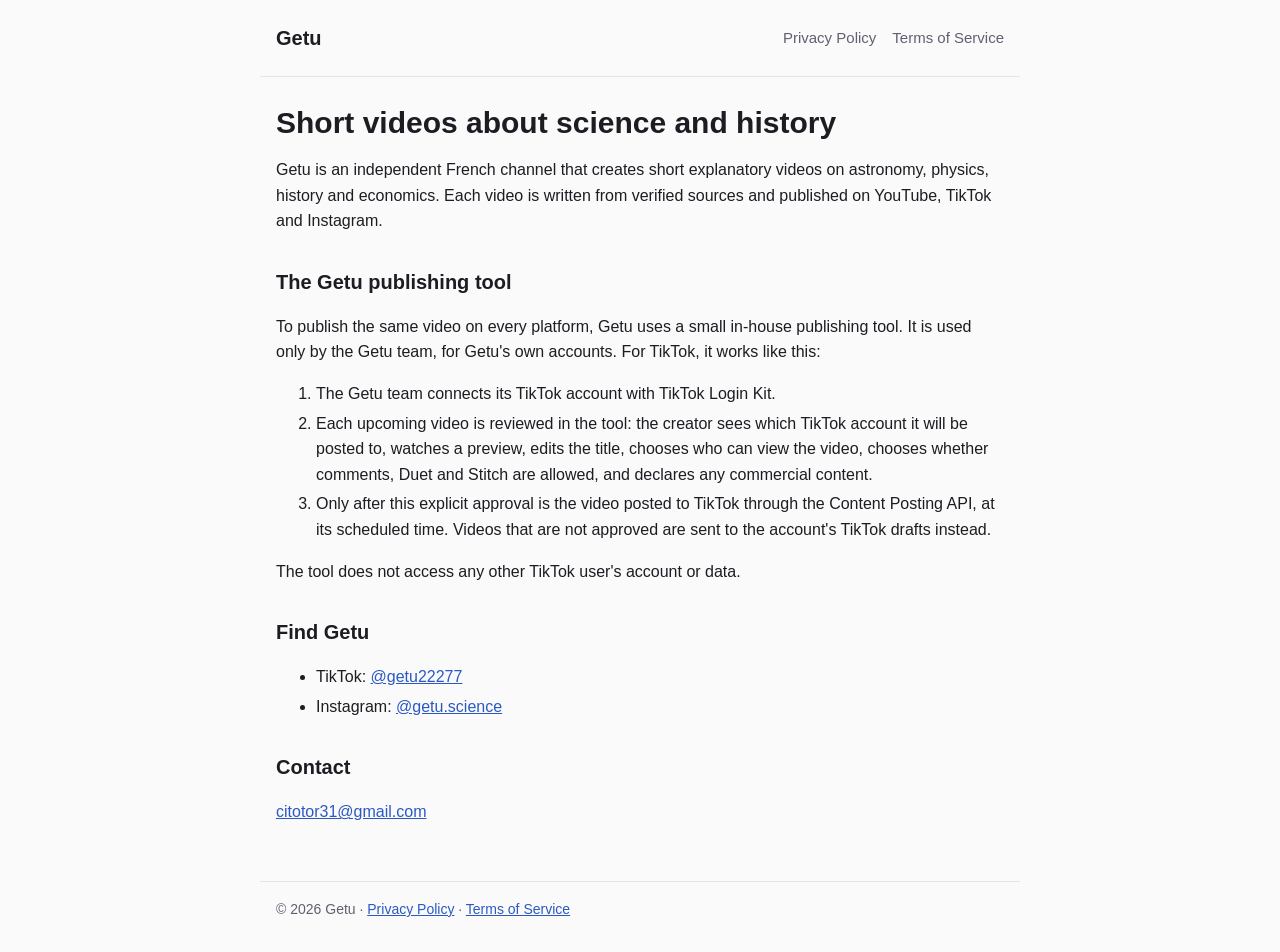
<file: index.html>
<!doctype html>
<html lang="en">
<head>
<meta charset="utf-8">
<meta name="viewport" content="width=device-width, initial-scale=1">
<title>Getu</title>
<meta name="description" content="Getu publishes short science and history videos on YouTube, TikTok and Instagram.">
<link rel="stylesheet" href="style.css">
</head>
<body>
<header>
  <a class="marque" href="./">Getu</a>
  <nav><a href="privacy.html">Privacy Policy</a><a href="terms.html">Terms of Service</a></nav>
</header>
<main>
  <h1>Short videos about science and history</h1>
  <p>Getu is an independent French channel that creates short explanatory videos on
  astronomy, physics, history and economics. Each video is written from verified sources
  and published on YouTube, TikTok and Instagram.</p>

  <h2>The Getu publishing tool</h2>
  <p>To publish the same video on every platform, Getu uses a small in-house publishing tool.
  It is used only by the Getu team, for Getu's own accounts. For TikTok, it works like this:</p>
  <ol>
    <li>The Getu team connects its TikTok account with TikTok Login Kit.</li>
    <li>Each upcoming video is reviewed in the tool: the creator sees which TikTok account it
    will be posted to, watches a preview, edits the title, chooses who can view the video, chooses
    whether comments, Duet and Stitch are allowed, and declares any commercial content.</li>
    <li>Only after this explicit approval is the video posted to TikTok through the Content
    Posting API, at its scheduled time. Videos that are not approved are sent to the account's
    TikTok drafts instead.</li>
  </ol>
  <p>The tool does not access any other TikTok user's account or data.</p>

  <h2>Find Getu</h2>
  <ul>
    <li>TikTok: <a href="https://www.tiktok.com/@getu22277">@getu22277</a></li>
    <li>Instagram: <a href="https://www.instagram.com/getu.science/">@getu.science</a></li>
  </ul>

  <h2>Contact</h2>
  <p><a href="mailto:citotor31@gmail.com">citotor31@gmail.com</a></p>
</main>
<footer>© 2026 Getu · <a href="privacy.html">Privacy Policy</a> · <a href="terms.html">Terms of Service</a></footer>
</body>
</html>
</file>
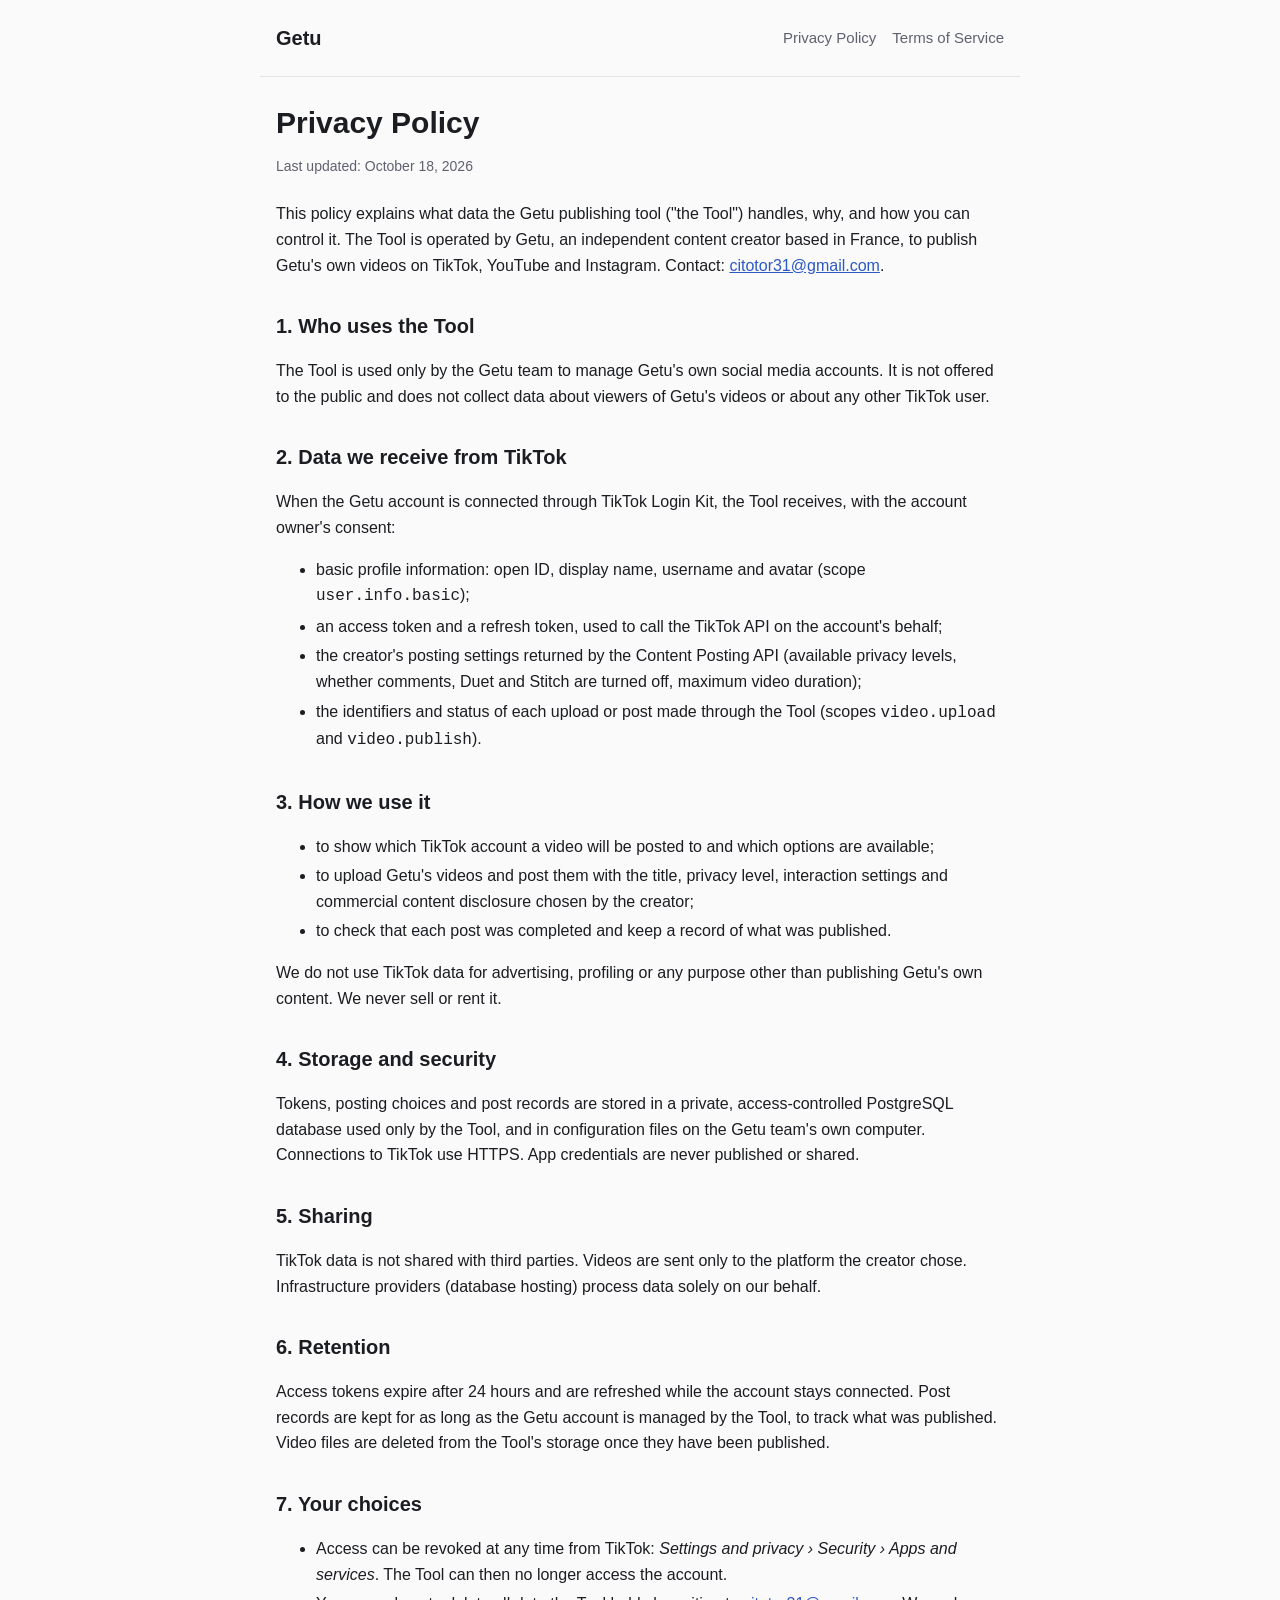
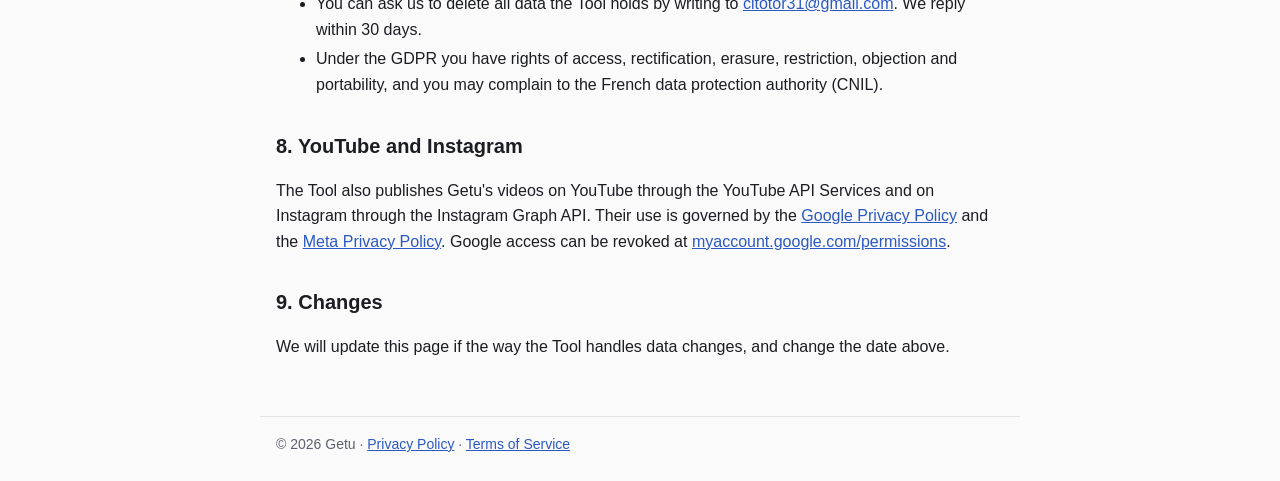
<file: privacy.html>
<!doctype html>
<html lang="en">
<head>
<meta charset="utf-8">
<meta name="viewport" content="width=device-width, initial-scale=1">
<title>Privacy Policy - Getu</title>
<link rel="stylesheet" href="style.css">
</head>
<body>
<header>
  <a class="marque" href="./">Getu</a>
  <nav><a href="privacy.html">Privacy Policy</a><a href="terms.html">Terms of Service</a></nav>
</header>
<main>
  <h1>Privacy Policy</h1>
  <p class="maj">Last updated: October 18, 2026</p>

  <p>This policy explains what data the Getu publishing tool ("the Tool") handles, why, and how
  you can control it. The Tool is operated by Getu, an independent content creator based in
  France, to publish Getu's own videos on TikTok, YouTube and Instagram. Contact:
  <a href="mailto:citotor31@gmail.com">citotor31@gmail.com</a>.</p>

  <h2>1. Who uses the Tool</h2>
  <p>The Tool is used only by the Getu team to manage Getu's own social media accounts. It is not
  offered to the public and does not collect data about viewers of Getu's videos or about any other
  TikTok user.</p>

  <h2>2. Data we receive from TikTok</h2>
  <p>When the Getu account is connected through TikTok Login Kit, the Tool receives, with the account
  owner's consent:</p>
  <ul>
    <li>basic profile information: open ID, display name, username and avatar (scope <code>user.info.basic</code>);</li>
    <li>an access token and a refresh token, used to call the TikTok API on the account's behalf;</li>
    <li>the creator's posting settings returned by the Content Posting API (available privacy levels,
    whether comments, Duet and Stitch are turned off, maximum video duration);</li>
    <li>the identifiers and status of each upload or post made through the Tool (scopes
    <code>video.upload</code> and <code>video.publish</code>).</li>
  </ul>

  <h2>3. How we use it</h2>
  <ul>
    <li>to show which TikTok account a video will be posted to and which options are available;</li>
    <li>to upload Getu's videos and post them with the title, privacy level, interaction settings and
    commercial content disclosure chosen by the creator;</li>
    <li>to check that each post was completed and keep a record of what was published.</li>
  </ul>
  <p>We do not use TikTok data for advertising, profiling or any purpose other than publishing Getu's
  own content. We never sell or rent it.</p>

  <h2>4. Storage and security</h2>
  <p>Tokens, posting choices and post records are stored in a private, access-controlled PostgreSQL
  database used only by the Tool, and in configuration files on the Getu team's own computer.
  Connections to TikTok use HTTPS. App credentials are never published or shared.</p>

  <h2>5. Sharing</h2>
  <p>TikTok data is not shared with third parties. Videos are sent only to the platform the creator
  chose. Infrastructure providers (database hosting) process data solely on our behalf.</p>

  <h2>6. Retention</h2>
  <p>Access tokens expire after 24 hours and are refreshed while the account stays connected. Post
  records are kept for as long as the Getu account is managed by the Tool, to track what was
  published. Video files are deleted from the Tool's storage once they have been published.</p>

  <h2>7. Your choices</h2>
  <ul>
    <li>Access can be revoked at any time from TikTok: <em>Settings and privacy &rsaquo; Security &rsaquo;
    Apps and services</em>. The Tool can then no longer access the account.</li>
    <li>You can ask us to delete all data the Tool holds by writing to
    <a href="mailto:citotor31@gmail.com">citotor31@gmail.com</a>. We reply within 30 days.</li>
    <li>Under the GDPR you have rights of access, rectification, erasure, restriction, objection and
    portability, and you may complain to the French data protection authority (CNIL).</li>
  </ul>

  <h2>8. YouTube and Instagram</h2>
  <p>The Tool also publishes Getu's videos on YouTube through the YouTube API Services and on
  Instagram through the Instagram Graph API. Their use is governed by the
  <a href="https://policies.google.com/privacy">Google Privacy Policy</a> and the
  <a href="https://www.facebook.com/privacy/policy/">Meta Privacy Policy</a>. Google access can be
  revoked at <a href="https://myaccount.google.com/permissions">myaccount.google.com/permissions</a>.</p>

  <h2>9. Changes</h2>
  <p>We will update this page if the way the Tool handles data changes, and change the date above.</p>
</main>
<footer>© 2026 Getu · <a href="privacy.html">Privacy Policy</a> · <a href="terms.html">Terms of Service</a></footer>
</body>
</html>
</file>
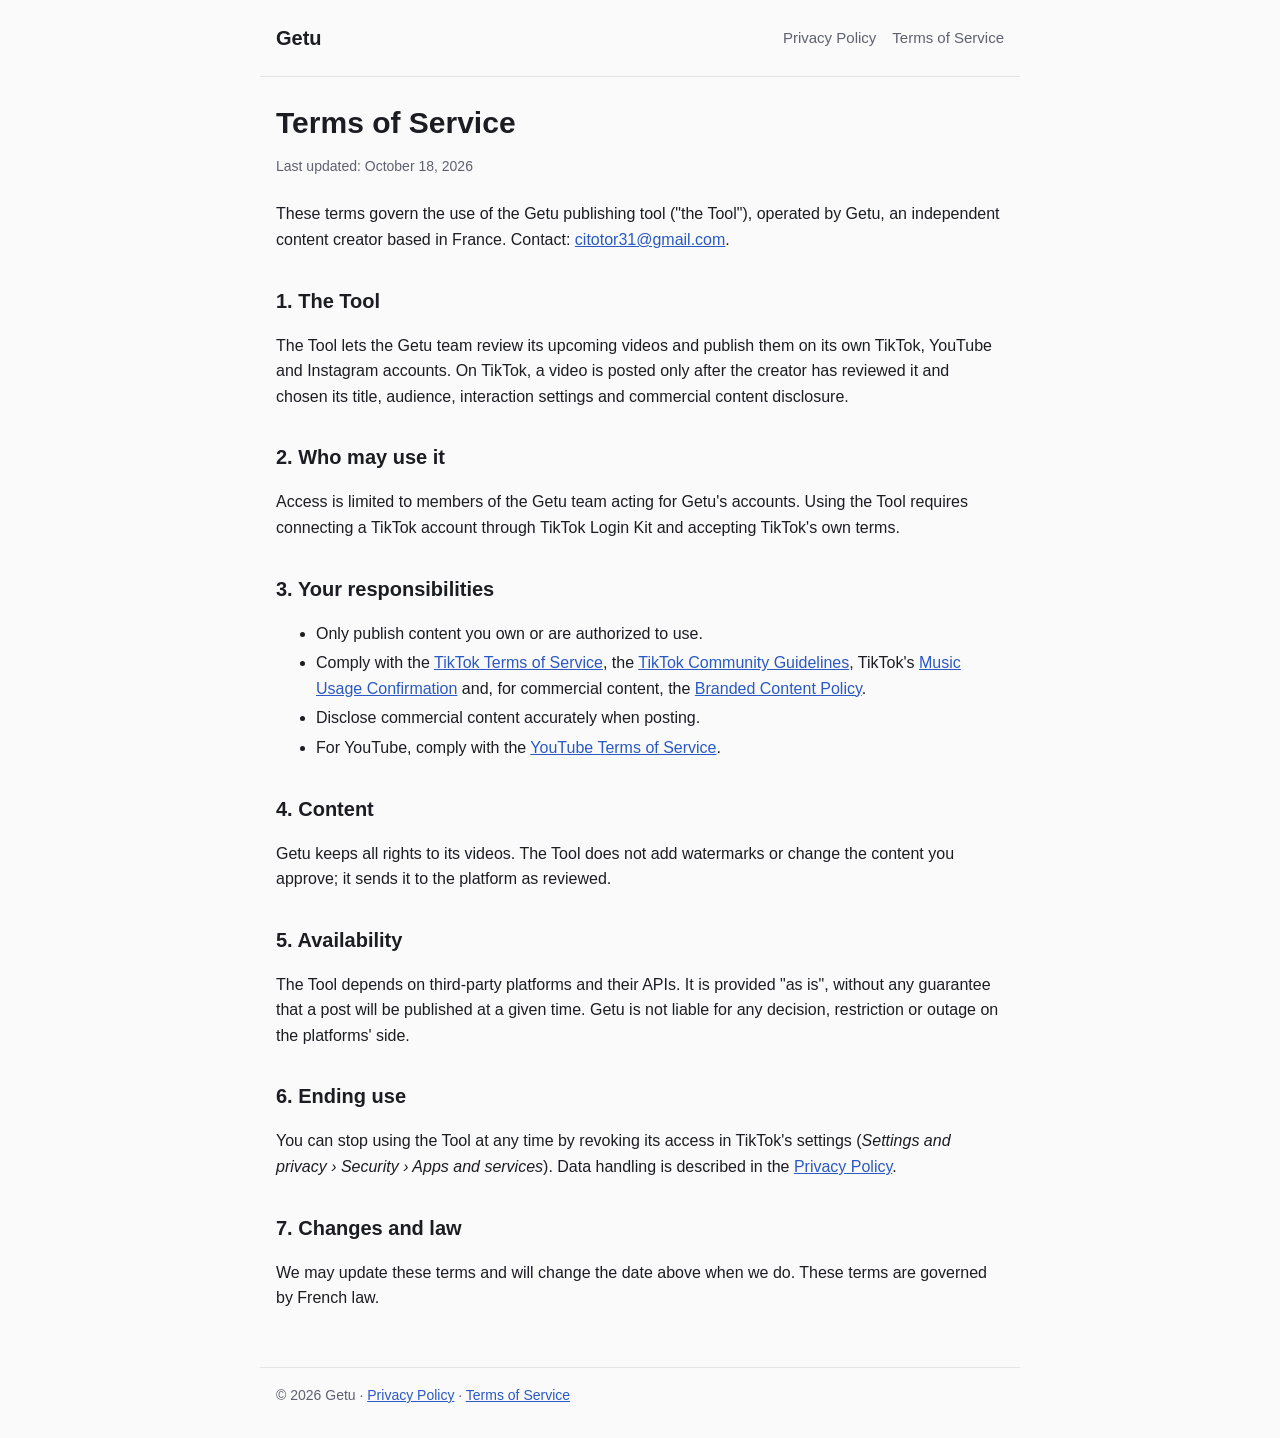
<file: terms.html>
<!doctype html>
<html lang="en">
<head>
<meta charset="utf-8">
<meta name="viewport" content="width=device-width, initial-scale=1">
<title>Terms of Service - Getu</title>
<link rel="stylesheet" href="style.css">
</head>
<body>
<header>
  <a class="marque" href="./">Getu</a>
  <nav><a href="privacy.html">Privacy Policy</a><a href="terms.html">Terms of Service</a></nav>
</header>
<main>
  <h1>Terms of Service</h1>
  <p class="maj">Last updated: October 18, 2026</p>

  <p>These terms govern the use of the Getu publishing tool ("the Tool"), operated by Getu, an
  independent content creator based in France. Contact:
  <a href="mailto:citotor31@gmail.com">citotor31@gmail.com</a>.</p>

  <h2>1. The Tool</h2>
  <p>The Tool lets the Getu team review its upcoming videos and publish them on its own TikTok,
  YouTube and Instagram accounts. On TikTok, a video is posted only after the creator has reviewed
  it and chosen its title, audience, interaction settings and commercial content disclosure.</p>

  <h2>2. Who may use it</h2>
  <p>Access is limited to members of the Getu team acting for Getu's accounts. Using the Tool
  requires connecting a TikTok account through TikTok Login Kit and accepting TikTok's own terms.</p>

  <h2>3. Your responsibilities</h2>
  <ul>
    <li>Only publish content you own or are authorized to use.</li>
    <li>Comply with the <a href="https://www.tiktok.com/legal/terms-of-service">TikTok Terms of
    Service</a>, the <a href="https://www.tiktok.com/community-guidelines">TikTok Community
    Guidelines</a>, TikTok's
    <a href="https://www.tiktok.com/legal/page/global/music-usage-confirmation/en">Music Usage
    Confirmation</a> and, for commercial content, the
    <a href="https://www.tiktok.com/legal/page/global/bc-policy/en">Branded Content Policy</a>.</li>
    <li>Disclose commercial content accurately when posting.</li>
    <li>For YouTube, comply with the <a href="https://www.youtube.com/t/terms">YouTube Terms of
    Service</a>.</li>
  </ul>

  <h2>4. Content</h2>
  <p>Getu keeps all rights to its videos. The Tool does not add watermarks or change the content
  you approve; it sends it to the platform as reviewed.</p>

  <h2>5. Availability</h2>
  <p>The Tool depends on third-party platforms and their APIs. It is provided "as is", without any
  guarantee that a post will be published at a given time. Getu is not liable for any decision,
  restriction or outage on the platforms' side.</p>

  <h2>6. Ending use</h2>
  <p>You can stop using the Tool at any time by revoking its access in TikTok's settings
  (<em>Settings and privacy &rsaquo; Security &rsaquo; Apps and services</em>). Data handling is described
  in the <a href="privacy.html">Privacy Policy</a>.</p>

  <h2>7. Changes and law</h2>
  <p>We may update these terms and will change the date above when we do. These terms are governed
  by French law.</p>
</main>
<footer>© 2026 Getu · <a href="privacy.html">Privacy Policy</a> · <a href="terms.html">Terms of Service</a></footer>
</body>
</html>
</file>
<file: style.css>
:root { --bg:#fafafa; --texte:#1c1d22; --doux:#5f6170; --ligne:#e4e4e8; --accent:#2b59c3; }
@media (prefers-color-scheme: dark) { :root { --bg:#141518; --texte:#ececf0; --doux:#a3a5b0; --ligne:#2c2d33; --accent:#8fb0ff; } }
* { box-sizing:border-box; }
body { margin:0; background:var(--bg); color:var(--texte); font:16px/1.6 -apple-system, "Segoe UI", Helvetica, Arial, sans-serif; }
header, main, footer { max-width:760px; margin:0 auto; padding:0 16px; }
header { display:flex; justify-content:space-between; align-items:center; padding-top:22px; padding-bottom:22px; border-bottom:1px solid var(--ligne); flex-wrap:wrap; gap:8px; }
header a.marque { font-weight:700; font-size:20px; color:var(--texte); text-decoration:none; }
nav a { color:var(--doux); margin-left:16px; text-decoration:none; font-size:15px; }
nav a:hover { color:var(--accent); }
main { padding-top:28px; padding-bottom:40px; }
h1 { font-size:30px; line-height:1.2; margin:0 0 6px; }
h2 { font-size:20px; margin:32px 0 8px; }
.maj { color:var(--doux); font-size:14px; margin-bottom:24px; }
a { color:var(--accent); }
li { margin:4px 0; }
footer { border-top:1px solid var(--ligne); padding-top:16px; padding-bottom:32px; color:var(--doux); font-size:14px; }
</file>
